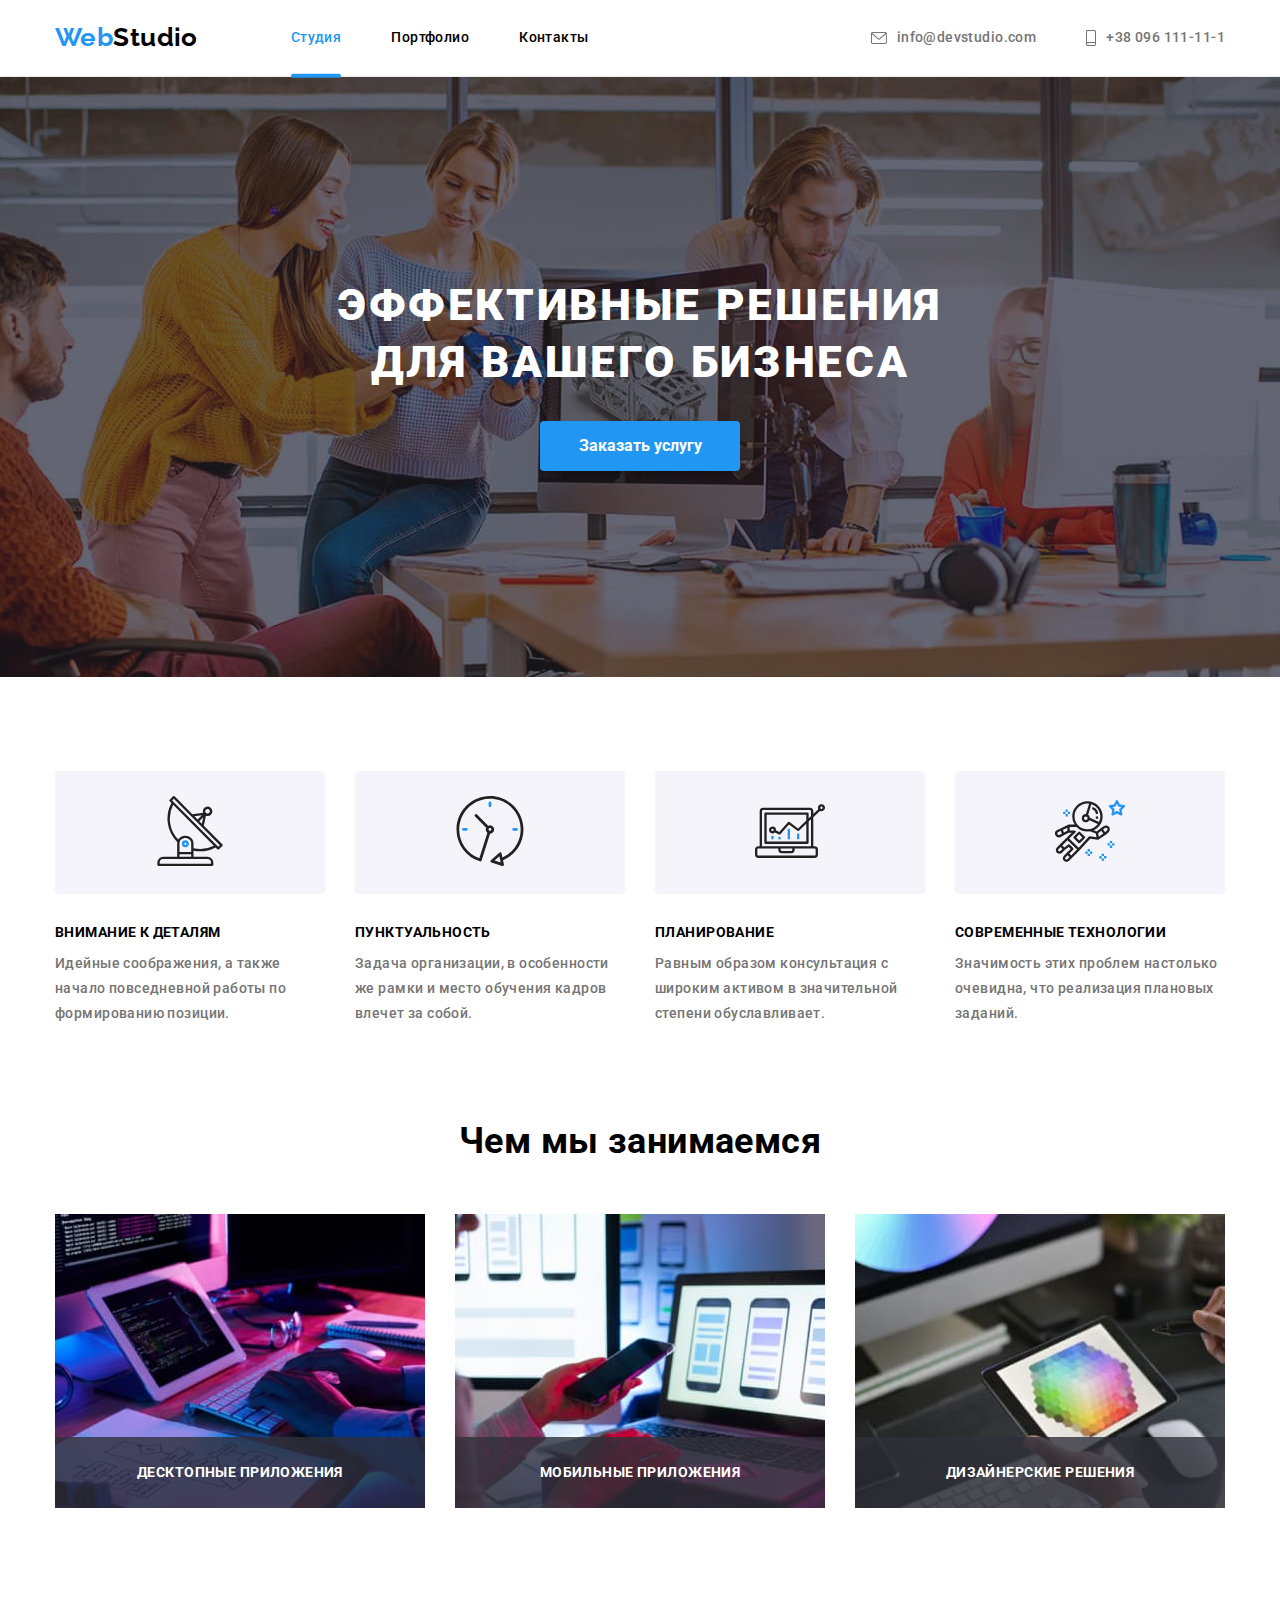
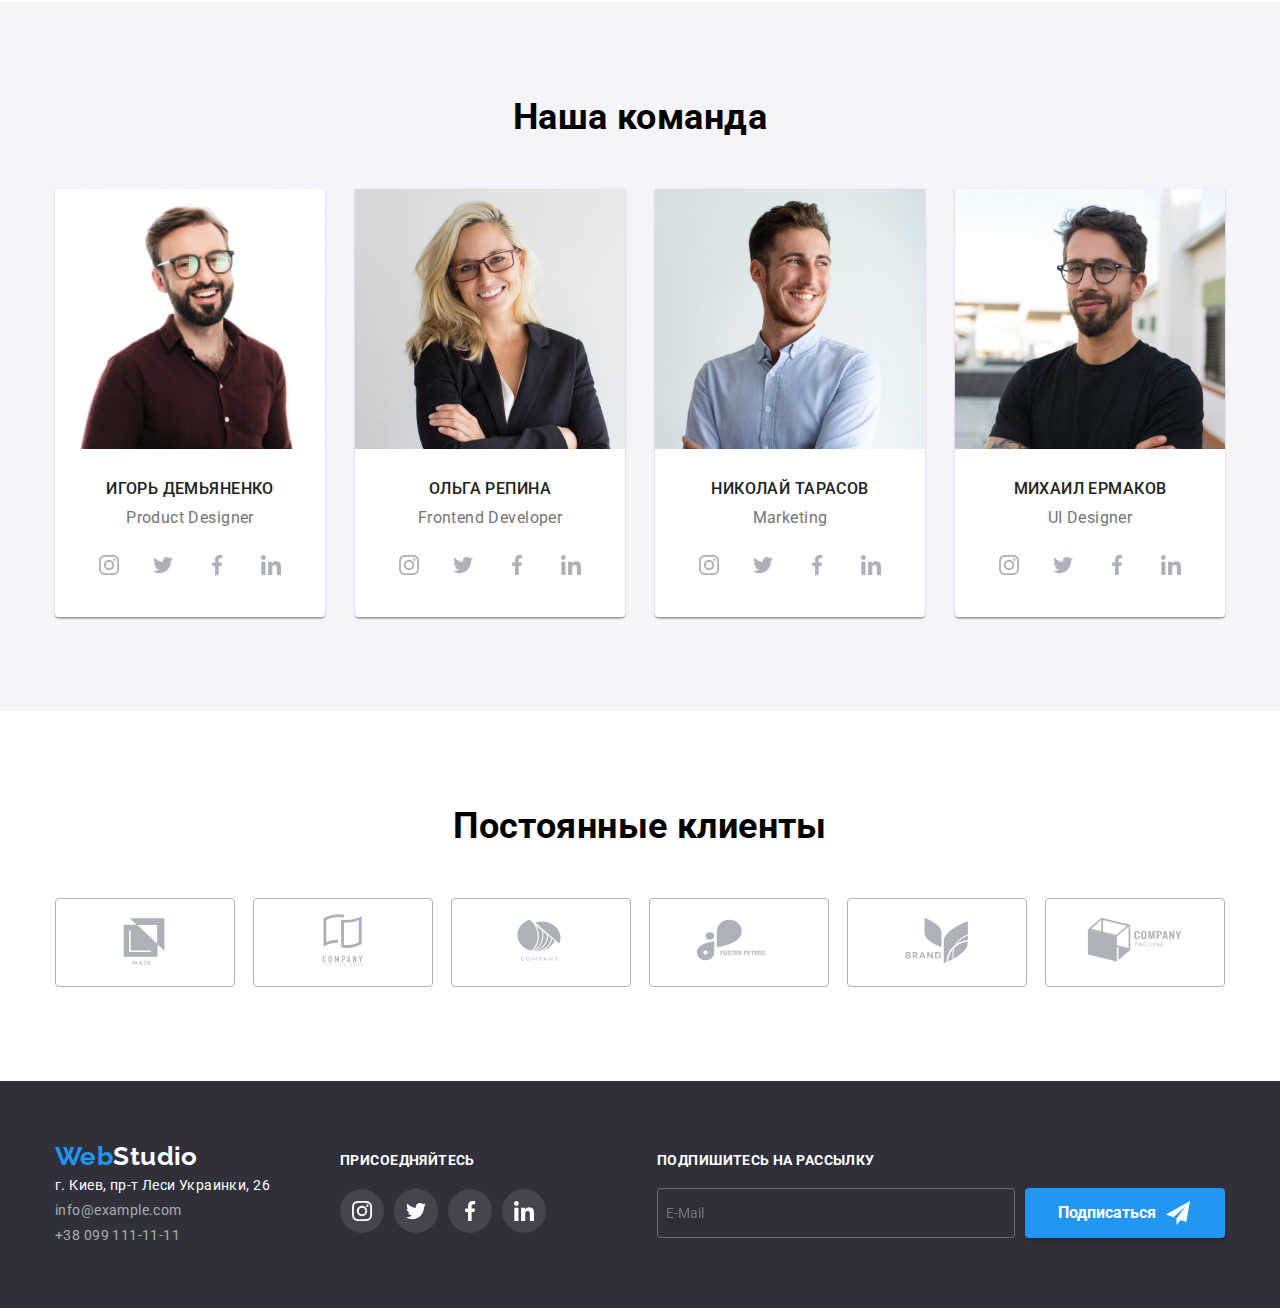
<file: index.html>
<!DOCTYPE html>
<html lang="ru">

<head>
    <meta charset="UTF-8">
    <meta http-equiv="X-UA-Compatible" content="IE=edge">
    <meta name="viewport" content="width=device-width, initial-scale=1.0">
    <title>Document</title>
    <link href="https://fonts.googleapis.com/css2?family=Raleway:wght@700&display=swap" rel="stylesheet">
    <link href="https://fonts.googleapis.com/css2?family=Roboto:wght@400;500;700;900&display=swap" rel="stylesheet">
    <link rel="stylesheet" href="https://cdnjs.cloudflare.com/ajax/libs/modern-normalize/1.1.0/modern-normalize.min.css">
    <link rel="stylesheet" href="./css/styles.css">

</head>

<body>
    <!--Шапка -->
    <header class="line">
        <div class="container header">
            <!--лого-->
            <a class="header-logo logo" href="index.html">Web<span class="logo-header">Studio</span></a>
            <nav>
                <ul class="site-nav">
                    <li class="site-nav-margin"><a href="./index.html" class="nav-link link current">Студия</a></li>
                    <li class="site-nav-margin"><a href="./portfolio.html" class="nav-link link">Портфолио</a></li>
                    <li class="site-nav-margin"><a href="./index.html" class="nav-link link">Контакты</a></li>
                </ul>
            </nav>
            <ul class="contacts">
                <li class="contacts-links">
                    <a href="mailto:info@devstudio.com" class="contacts-link link">
                        <svg class="icon-contacts" width="16px" height="12px">
                            <use href="./images/sprite.svg#icon-envelope"></use>
                        </svg>
                        info@devstudio.com
                    </a>
                </li>
                <li class="contacts-links">
                    <a href="tel:+380961111111" class="contacts-link link">
                        <svg class="icon-contacts" width="10px" height="16px">
                            <use href="./images/sprite.svg#icon-smartphone"></use>
                        </svg>
                        <span>+38 096 111-11-1</span>
                    </a>
                </li>
            </ul>
        </div>
    </header>
    <main>
        <!--герои-->
        <section class="hero">
            <h1 class="hero-title">Эффективные решения<br> для вашего бизнеса</h1>
            <button type="button" class="primary-button" data-modal-open>Заказать услугу</button>            
        </section>
        <!--особенности-->
        <section class="section feature">
            <div class="container">
                <ul class="features">
                    <li class="features-parts">
                        <div class="icon-features">
                            <svg class="icons" width="70px" height="70px">
                                <use href="./images/sprite.svg#icon-antenna"></use>
                            </svg>
                        </div>                        
                        <h2 class="features-title"> Внимание к деталям</h2>
                        <p class="features-text">Идейные соображения, а также начало повседневной работы по формированию
                            позиции.
                        </p>
                    </li>
                
                    <li class="features-parts">
                        <div class="icon-features">
                            <svg class="icons" width="70px" height="70px">
                                <use href="./images/sprite.svg#icon-clock"></use>
                            </svg>
                        </div>
                        <h2 class="features-title"> Пунктуальность </h2>
                        <p class="features-text">Задача организации, в особенности же рамки и место обучения кадров влечет
                            за собой.
                        </p>
                    </li>
                
                    <li class="features-parts">
                        <div class="icon-features">
                            <svg class="icons" width="70px" height="70px">
                                <use href="./images/sprite.svg#icon-diagram"></use>
                            </svg>
                        </div>
                        <h2 class="features-title"> Планирование </h2>
                        <p class="features-text">Равным образом консультация с широким активом в значительной степени
                            обуславливает.
                        </p>
                    </li>
                
                    <li class="features-parts">
                        <div class="icon-features">
                            <svg class="icons" width="70px" height="70px">
                                <use href="./images/sprite.svg#icon-astronaut"></use>
                            </svg>
                        </div>
                        <h2 class="features-title"> Современные технологии </h2>
                        <p class="features-text">Значимость этих проблем настолько очевидна, что реализация плановых
                            заданий.
                        </p>
                    </li>
                </ul>
            </div>
        </section>
        <!--Чем мы занимаемся-->
        <section class="section work">
            <div class="container">
                <h2 class="title">Чем мы занимаемся</h2>
                <ul class="work">
                    <li class="work-icon">
                        <div class="work-title">
                            <img src="./images/box1.jpg" alt="человек пишет код на клавиатуре через планшет" width="370" />
                            <div class="work-box">
                                <p class="work-text">Десктопные приложения</p>
                            </div>
                        </div>
                    </li>
                    <li class="work-icon">
                        <div class="work-title">
                            <img src="./images/box2.jpg" alt="Человек выбирает дизайн для разметки сайта на телефон,через нотбук" width="370" />
                            <div class="work-box">
                                <p class="work-text">Мобильные приложения</p>
                            </div>
                        </div>
                    </li>
                    <li class="work-icon">
                        <div class="work-title">
                            <img src="./images/box3.jpg" alt="человек выбивет цвет,через планшет" width="370" />
                            <div class="work-box">
                                <p class="work-text">Дизайнерские решения</p>
                            </div>
                        </div>
                    </li>
                </ul>
            </div>
        </section>
        <!--Наша команда-->
        <section class="team section">
            <div class="container">
                <h2 class="title">Наша команда</h2>
                <ul class="team">
                    <li class="team-specialist">
                        <img src="./images/team1.jpg" alt="фото члена команды" width="270" />
                        <div class="text-specialist">
                            <h3 class="teammate-name">Игорь Демьяненко</h3>
                            <p class="teamposition">Product Designer</p>
                        <!--соц.сети-->    
                        <ul class="social-link">
                            <li class="social-link-icon">
                                <a class="social-link-item" href="#">
                                    <svg class="icon-object" height="20px" width="20px">
                                        <use href="./images/sprite.svg#icon-instagram"></use>
                                    </svg></a>
                            </li>
                        
                            <li class="social-link-icon">
                                <a class="social-link-item" href="#">
                                    <svg class="icon-object" height="20px" width="20px">
                                        <use href="./images/sprite.svg#icon-twitter"></use>
                                    </svg></a>
                            </li>
                            <li class="social-link-icon">
                                <a class="social-link-item" href="#">
                                    <svg class="icon-object" height="20px" width="20px">
                                        <use href="./images/sprite.svg#icon-facebook"></use>
                                    </svg></a>
                            </li>
                            <li class="social-link-icon">
                                <a class="social-link-item" href="#">
                                    <svg class="icon-object" height="20px" width="20px">
                                        <use href="./images/sprite.svg#icon-linkedin"></use>
                                    </svg></a>
                            </li>
                        </ul>
                    </li>
                
                    <li class="team-specialist">
                        <img src="./images/team2.jpg" alt="фото члена команды" width="270" />                        
                        <div class="text-specialist">
                            <h3 class="teammate-name">Ольга Репина</h3>
                            <p class="teamposition">Frontend Developer</p>
                            <!--соц.сети-->
                            <ul class="social-link">
                                <li class="social-link-icon">
                                    <a class="social-link-item" href="#">
                                        <svg class="icon-object" height="20px" width="20px">
                                            <use href="./images/sprite.svg#icon-instagram"></use>
                                        </svg></a>
                                </li>
                                <li class="social-link-icon">
                                    <a class="social-link-item" href="#">
                                        <svg class="icon-object" height="20px" width="20px">
                                            <use href="./images/sprite.svg#icon-twitter"></use>
                                        </svg></a>
                                </li>
                                <li class="social-link-icon">
                                    <a class="social-link-item" href="#">
                                        <svg class="icon-object" height="20px" width="20px">
                                            <use href="./images/sprite.svg#icon-facebook"></use>
                                        </svg></a>
                                </li>
                                <li class="social-link-icon">
                                    <a class="social-link-item" href="#">
                                        <svg class="icon-object" height="20px" width="20px">
                                            <use href="./images/sprite.svg#icon-linkedin"></use>
                                        </svg></a>
                                </li>
                            </ul>
                        </div>
                    </li>
                
                    <li class="team-specialist">
                        <img src="./images/team3.jpg" alt="фото члена команды" width="270" />                        
                        <div class="text-specialist">
                            <h3 class="teammate-name">Николай Тарасов</h3>
                            <p class="teamposition">Marketing</p>
                            <!--соц.сети-->
                            <ul class="social-link">
                                <li class="social-link-icon">
                                    <a class="social-link-item" href="#">
                                        <svg class="icon-object" height="20px" width="20px">
                                            <use href="./images/sprite.svg#icon-instagram"></use>
                                        </svg></a>
                                </li>
                            
                                <li class="social-link-icon">
                                    <a class="social-link-item" href="#">
                                        <svg class="icon-object" height="20px" width="20px">
                                            <use href="./images/sprite.svg#icon-twitter"></use>
                                        </svg></a>
                                </li>
                                <li class="social-link-icon">
                                    <a class="social-link-item" href="#">
                                        <svg class="icon-object" height="20px" width="20px">
                                            <use href="./images/sprite.svg#icon-facebook"></use>
                                        </svg></a>
                                </li>
                                <li class="social-link-icon">
                                    <a class="social-link-item" href="#">
                                        <svg class="icon-object" height="20px" width="20px">
                                            <use href="./images/sprite.svg#icon-linkedin"></use>
                                        </svg></a>
                                </li>
                            </ul>
                        </div>
                    </li> 
                
                    <li class="team-specialist">
                        <img src="./images/team4.jpg" alt="фото члена команды" width="270" />                        
                        <div class="text-specialist">
                            <h3 class="teammate-name">Михаил Ермаков</h3>
                            <p class="teamposition">UI Designer</p>
                            <!--соц.сети-->
                            <ul class="social-link">
                                <li class="social-link-icon">
                                    <a class="social-link-item" href="#">
                                        <svg class="icon-object" height="20px" width="20px">
                                            <use href="./images/sprite.svg#icon-instagram"></use>
                                        </svg></a>
                                </li>                            
                                <li class="social-link-icon">
                                    <a class="social-link-item" href="#">
                                        <svg class="icon-object" height="20px" width="20px">
                                            <use href="./images/sprite.svg#icon-twitter"></use>
                                        </svg></a>
                                </li>
                                <li class="social-link-icon">
                                    <a class="social-link-item" href="#">
                                        <svg class="icon-object" height="20px" width="20px">
                                            <use href="./images/sprite.svg#icon-facebook"></use>
                                        </svg></a>
                                </li>
                                <li class="social-link-icon">
                                    <a class="social-link-item" href="#">
                                        <svg class="icon-object" height="20px" width="20px">
                                            <use href="./images/sprite.svg#icon-linkedin"></use>
                                        </svg></a>
                                </li>
                            </ul>
                        </div>                        
                    </li>
                </ul>
            </div>           
        </section>
        <!--постоянные клиенты-->
        <section class="clients section">
            <div class="container">
                <h2 class="title">Постоянные клиенты</h2>
                <ul class="client-group">
                    <li class="client">
                        <a class="icon-client-item" href="#">
                            <svg class="icon-client" width="106px" height="60px">
                                <use href="./images/sprite.svg#icon-Logo"></use>
                            </svg></a>
                    </li>
                    <li class="client">
                        <a class="icon-client-item" href="#">
                            <svg class="icon-client" width="106px" height="60px">
                                <use href="./images/sprite.svg#icon-Logo-1"></use>
                            </svg></a>
                    </li>
                    <li class="client">
                        <a class="icon-client-item" href="#">
                            <svg class="icon-client" width="106px" height="60px">
                                <use href="./images/sprite.svg#icon-Logo-2"></use>
                            </svg></a>
                    </li>
                    <li class="client">
                        <a class="icon-client-item" href="#">
                            <svg class="icon-client" width="106px" height="60px">
                                <use href="./images/sprite.svg#icon-Logo-3"></use>
                            </svg></a>
                    </li>
                    <li class="client">
                        <a class="icon-client-item" href="#">
                            <svg class="icon-client" width="106px" height="60px">
                                <use href="./images/sprite.svg#icon-Logo-4"></use>
                            </svg></a>
                    </li>
                    <li class="client">
                        <a class="icon-client-item" href="#">
                            <svg class="icon-client" width="106px" height="60px">
                                <use href="./images/sprite.svg#icon-Logo-5"></use>
                            </svg></a>
                    </li>
            </div>

        </section>
    </main>
    <!--окончание-->
    <footer class="footer">
        <div class="container footer-box">
            <div class="footer-address">
                <!--лого-->
                <a class="footer-logo logo" href="index.html">Web<span class="logo-footer">Studio</span></a>
                <!--адрес и контакты-->
                <address>
                    <ul class="contacts-footer">
                        <li class="contacts-footer-item">
                            <a href="https://goo.gl/maps/YJMqycTcdpPL2djx6" target="_blank" rel="noreferrer noopener"
                                class="address-link link">
                                г. Киев, пр-т Леси Украинки, 26 </a>
                        </li>
            
                        <li class="contacts-footer-item">
                            <a href="mailto:info@example.com" target="_blank" rel="noreferrer noopener"
                                class="contacts-footer-link link">info@example.com</a>
                        </li>
            
                        <li class="contacts-footer-item">
                            <a href="tel:+380991111111" target="_blank" rel="noreferrer noopener"
                                class="contacts-footer-link link">+38 099 111-11-11</a>
                        </li>
                    </ul>
                </address>
            </div>
            <div class="social">
                <h4 class="social-title">присоедняйтесь</h4>
                <ul class="footer-link">
                    <li class="footer-link-icon">
                        <a class="footer-link-item" href="#">
                            <svg class="footer-icon-object" height="20px" width="20px">
                                <use href="./images/sprite.svg#icon-instagram"></use>
                            </svg></a>
                    </li>
            
                    <li class="footer-link-icon">
                        <a class="footer-link-item" href="#">
                            <svg class="footer-icon-object" height="20px" width="20px">
                                <use href="./images/sprite.svg#icon-twitter"></use>
                            </svg></a>
                    </li>
                    <li class="footer-link-icon">
                        <a class="footer-link-item" href="#">
                            <svg class="footer-icon-object" height="20px" width="20px">
                                <use href="./images/sprite.svg#icon-facebook"></use>
                            </svg></a>
                    </li>
                    <li class="footer-link-icon">
                        <a class="footer-link-item" href="#">
                            <svg class="footer-icon-object" height="20px" width="20px">
                                <use href="./images/sprite.svg#icon-linkedin"></use>
                            </svg></a>
                    </li>
                </ul>
            </div>
            <div class="e-mail-box">
                <p class="footer-disription">Подпишитесь на рассылку</p>
                <form class="email">
                    <input type="email" name="mail" placeholder="E-Mail" id="mail" class="e-mail-box">                    
                    <button class="primary-button" type="submit">Подписаться
                        <svg class="icon-send">
                            <use href="./images/icons.svg#icon-icon-send"></use>
                        </svg>
                    </button>
                </form>                 
            </div>
        </div>        
    </footer>
    <div class="backdrop is-hidden" data-modal>
        <div class="modal">
            <button class="button-close" data-modal-close>
                <svg class="icon-close">
                    <use href="./images/sprite.svg#icon-close-black-18dp-2-1"></use>
                </svg>
            </button>
            <p class="modal-title">Оставьте свои данные, мы вам перезвоним</p>
            <form class="form">
                <div class="form-group">
                    <label for="name">Имя</label>   
                    <div class="input-group-absolute">
                        <input type="text" name="name" id="name">
                        <svg class="form-icon">
                            <use href="./images/icons.svg#icon-person"></use>
                        </svg>
                    </div>
                </div>
                <div class="form-group">
                    <label for="tel">Телефон</label>
                    <div class="input-group-absolute">
                        <input type="tel" name="tel" id="tel">
                        <svg class="form-icon">
                            <use href="./images/icons.svg#icon-phone"></use>
                        </svg>
                    </div>
                </div>
                <div class="form-group">
                    <label for="mail">Почта</label>
                    <div class="input-group-absolute">
                        <input type="email" name="mail" id="mail">
                        <svg class="form-icon">
                            <use href="./images/icons.svg#icon-email"></use>
                        </svg>
                    </div>
                </div>
                <div class="form-group comment">
                    <label for="comment">Комментарий</label>
                    <textarea name="comment" id="comment" rows="10" placeholder="Введите текст"></textarea>
                </div>
                <div class="form-checkbox">
                    <input class="checkbox" type="checkbox" name="policy" id="policy">
                    <label class="policy" for="policy">Соглашаюсь с рассылкой и принимаю <a href="#">Условия договора</a> </label>
                </div>
                <div class="form-btn">
                    <button type="submit" class="primary-button">Отправить</button>
                </div>
            </form>

        </div>
    </div>
    <script src="./js/modal.js"></script>
</body>

</html>
</file>
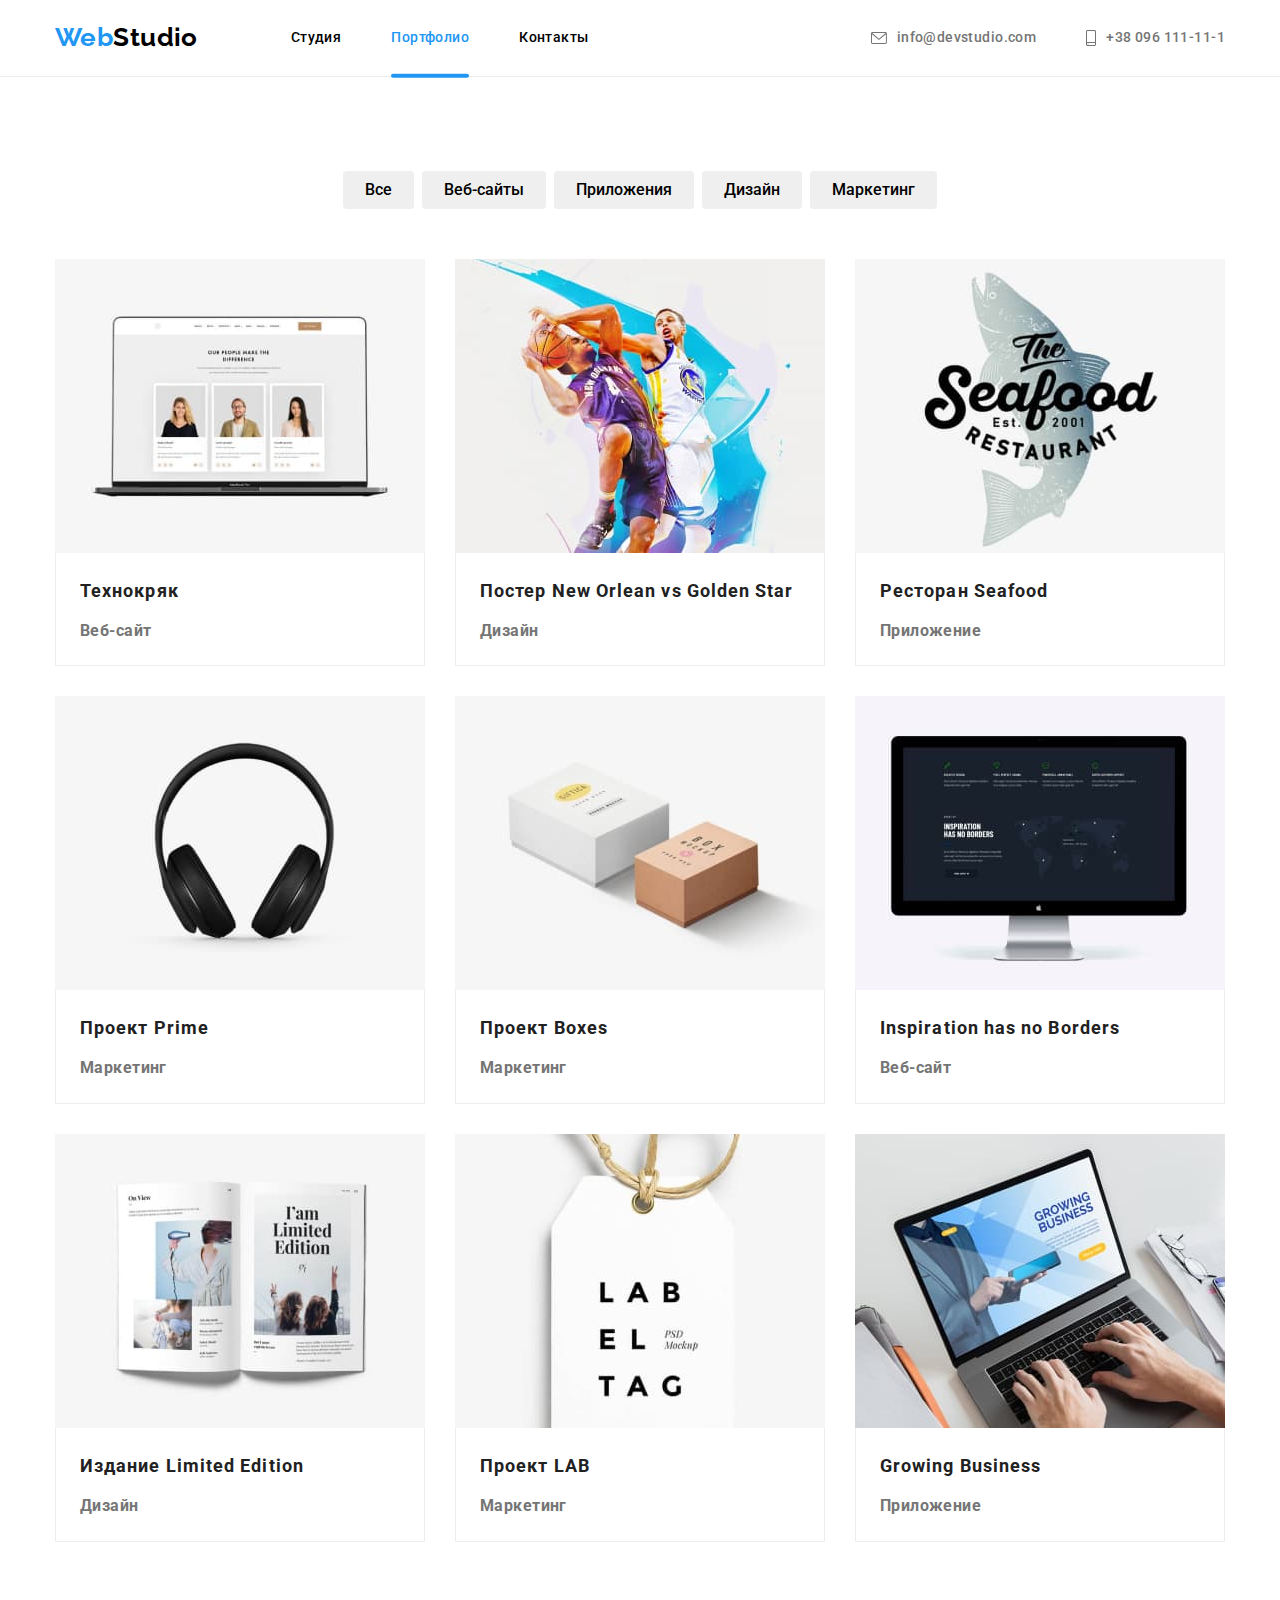
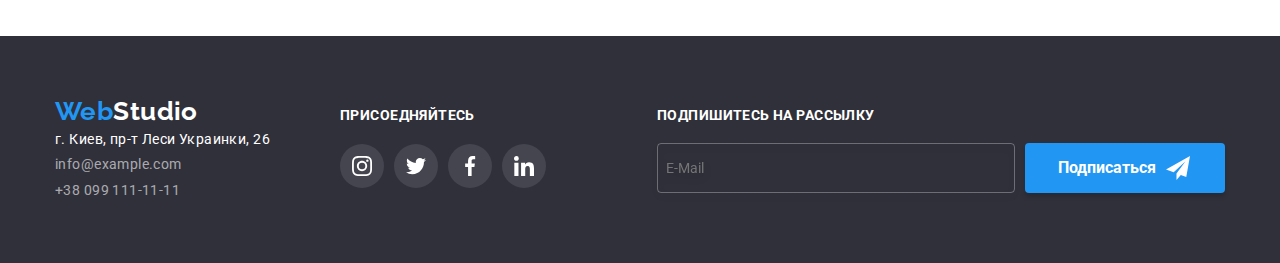
<file: portfolio.html>
<!DOCTYPE html>
<html lang="en">

<head>
    <meta charset="UTF-8">
    <meta http-equiv="X-UA-Compatible" content="IE=edge">
    <meta name="viewport" content="width=device-width, initial-scale=1.0">
    <title>Document</title>
    <link href="https://fonts.googleapis.com/css2?family=Raleway:wght@700&display=swap" rel="stylesheet">
    <link href="https://fonts.googleapis.com/css2?family=Roboto:wght@400;500;700;900&display=swap" rel="stylesheet">
    <link rel="stylesheet" href="https://cdnjs.cloudflare.com/ajax/libs/modern-normalize/1.1.0/modern-normalize.min.css">
    <link rel="stylesheet" href="./css/styles.css">
</head>

<body>
    <!--Шапка -->
    <header class="line">
        <div class="container header">
            <!--лого-->
            <a class="header-logo logo" href="index.html">Web<span class="logo-header">Studio</span></a>
            <nav>
                <ul class="site-nav">
                    <li class="site-nav-margin"><a href="./index.html" class="nav-link link">Студия</a></li>
                    <li class="site-nav-margin"><a href="./portfolio.html" class="nav-link link current">Портфолио</a></li>
                    <li class="site-nav-margin"><a href="./index.html" class="nav-link link">Контакты</a></li>
                </ul>
            </nav>
            <ul class="contacts">
                <li class="contacts-links">
                    <a href="mailto:info@devstudio.com" class="contacts-link link">
                        <svg class="icon-contacts" width="16px" height="12px">
                            <use href="./images/sprite.svg#icon-envelope"></use>
                        </svg>
                        info@devstudio.com
                    </a>
                </li>
                <li class="contacts-links">
                    <a href="tel:+380961111111" class="contacts-link link">
                        <svg class="icon-contacts" width="10px" height="16px">
                            <use href="./images/sprite.svg#icon-smartphone"></use>
                        </svg>
                        <span>+38 096 111-11-1</span>
                    </a>
                </li>
            </ul>
        </div>
    </header>
    <main>
        <!--фильтры-->
        <section class="portfolio-title section">
            <h1 class="text-hidden">portfolio</h1>
            <div class="container">
                <ul class="filter">
                    <li class="filter-element">
                        <button type="button" class="secondary-button">Все</button>
                    </li>
                
                    <li class="filter-element">
                        <button type="button" class="secondary-button">Веб-сайты</button>
                    </li>
                
                    <li class="filter-element">
                        <button type="button" class="secondary-button">Приложения</button>
                    </li>
                    <li class="filter-element">
                        <button type="button" class="secondary-button">Дизайн</button>
                    </li>
                
                    <li class="filter-element">
                        <button type="button" class="secondary-button">Маркетинг</button>
                    </li>
                </ul>
                <!--проекты-->
                <ul class="projects">
                    <li class="projects-item">
                        <a href="./portfolio.html" class="projects-link link">
                            <div class="projets-hover">
                                <img src="./images/img.jpg" alt="проект 1" width="370" />
                                <div class="overlay">
                                    <p class="projets-hover-text">Технокряк это современная площадка распространения коронавируса. Компании используют эту
                                        платформу для цифрового шпионажа
                                        и атак на защищённые сервера конкурентов.</p>
                                </div>
                            </div>
                            <div class="projects-text">
                                <h2 class="projects-title"> Технокряк </h2>
                                <p class="projects-description"> Веб-сайт </p>
                            </div>
                        </a>                     
                    </li>
                
                    <li class="projects-item">
                        <a href="./portfolio.html" class="projects-link link">
                            <div class="projets-hover">
                                <img src="./images/img(1).jpg" alt="проект 2" width="370" />
                                <div class="overlay">
                                    <p class="projets-hover-text">Технокряк это современная площадка распространения коронавируса. Компании используют
                                        эту
                                        платформу для цифрового шпионажа
                                        и атак на защищённые сервера конкурентов.</p>
                                </div>
                            </div>
                            <div class="projects-text">
                                <h2 class="projects-title"> Постер New Orlean vs Golden Star </h2>
                                <p class="projects-description"> Дизайн </p>
                            </div>
                        </a>                              
                    </li>
                
                    <li class="projects-item">
                        <a href="./portfolio.html" class="projects-link link">
                            <div class="projets-hover">
                                <img src="./images/img(2).jpg" alt="проект 3" width="370" />
                                <div class="overlay">
                                    <p class="projets-hover-text">Технокряк это современная площадка распространения коронавируса. Компании используют
                                        эту
                                        платформу для цифрового шпионажа
                                        и атак на защищённые сервера конкурентов.</p>
                                </div>
                            </div>
                            <div class="projects-text">
                                <h2 class="projects-title"> Ресторан Seafood </h2>
                                <p class="projects-description"> Приложение </p>
                            </div>
                        </a>
                    </li>
                
                    <li class="projects-item">
                        <a href="./portfolio.html" class="projects-link link">
                            <div class="projets-hover">
                                <img src="./images/img(3).jpg" alt="проект 4" width="370" />
                                <div class="overlay">
                                    <p class="projets-hover-text">Технокряк это современная площадка распространения коронавируса. Компании используют
                                        эту
                                        платформу для цифрового шпионажа
                                        и атак на защищённые сервера конкурентов.</p>
                                </div>
                            </div>
                            <div class="projects-text">
                                <h2 class="projects-title"> Проект Prime </h2>
                                <p class="projects-description"> Маркетинг </p>
                            </div>
                        </a>
                    </li>
                
                    <li class="projects-item">
                        <a href="./portfolio.html" class="projects-link link">
                            <div class="projets-hover">
                                <img src="./images/img(4).jpg" alt="проект 5" width="370" />
                                <div class="overlay">
                                    <p class="projets-hover-text">Технокряк это современная площадка распространения коронавируса. Компании используют
                                        эту
                                        платформу для цифрового шпионажа
                                        и атак на защищённые сервера конкурентов.</p>
                                </div>
                            </div>
                            <div class="projects-text">
                                <h2 class="projects-title"> Проект Boxes </h2>
                                <p class="projects-description"> Маркетинг </p>
                            </div>
                        </a>                            
                    </li>
                
                    <li class="projects-item">
                        <a href="./portfolio.html" class="projects-link link">
                            <div class="projets-hover">
                                <img src="./images/img(5).jpg" alt="проект 6" width="370" />
                                <div class="overlay">
                                    <p class="projets-hover-text">Технокряк это современная площадка распространения коронавируса. Компании используют
                                        эту
                                        платформу для цифрового шпионажа
                                        и атак на защищённые сервера конкурентов.</p>
                                </div>
                            </div>
                            <div class="projects-text">
                                <h2 class="projects-title"> Inspiration has no Borders </h2>
                                <p class="projects-description"> Веб-сайт </p>
                            </div>
                        </a>
                    </li>
                
                    <li class="projects-item">
                        <a href="./portfolio.html" class="projects-link link">
                            <div class="projets-hover">
                                <img src="./images/img(6).jpg" alt="проект 7" width="370" />
                                <div class="overlay">
                                    <p class="projets-hover-text">Технокряк это современная площадка распространения коронавируса. Компании используют
                                        эту
                                        платформу для цифрового шпионажа
                                        и атак на защищённые сервера конкурентов.</p>
                                </div>
                            </div>
                            <div class="projects-text">
                                <h2 class="projects-title"> Издание Limited Edition </h2>
                                <p class="projects-description"> Дизайн </p>
                            </div>
                        </a>
                    </li>
                
                    <li class="projects-item">
                        <a href="./portfolio.html" class="projects-link link">
                            <div class="projets-hover">
                                <img src="./images/img(7).jpg" alt="проект 8" width="370" />
                                <div class="overlay">
                                    <p class="projets-hover-text">Технокряк это современная площадка распространения коронавируса. Компании используют
                                        эту
                                        платформу для цифрового шпионажа
                                        и атак на защищённые сервера конкурентов.</p>
                                </div>
                            </div>
                            <div class="projects-text">
                                <h2 class="projects-title"> Проект LAB </h2>
                                <p class="projects-description"> Маркетинг </p>
                            </div>
                        </a>
                    </li>
                
                    <li class="projects-item">
                        <a href="./portfolio.html" class="projects-link link">
                            <div class="projets-hover">
                                <img src="./images/img(8).jpg" alt="проект 9" width="370" />
                                <div class="overlay">
                                    <p class="projets-hover-text">Технокряк это современная площадка распространения коронавируса. Компании используют
                                        эту
                                        платформу для цифрового шпионажа
                                        и атак на защищённые сервера конкурентов.</p>
                                </div>
                            </div>
                            <div class="projects-text">
                                <h2 class="projects-title"> Growing Business </h2>
                                <p class="projects-description"> Приложение </p>
                            </div>
                        </a>
                    </li>
                </ul>
            </div>           
        </section>

    </main>
    <!--окончание-->
    <footer class="footer">
        <div class="container footer-box">
            <div class="footer-address">
                <!--лого-->
                <a class="footer-logo logo" href="index.html">Web<span class="logo-footer">Studio</span></a>
                <!--адрес и контакты-->
                <address>
                    <ul class="contacts-footer">
                        <li class="contacts-footer-item">
                            <a href="https://goo.gl/maps/YJMqycTcdpPL2djx6" target="_blank" rel="noreferrer noopener"
                                class="address-link link">
                                г. Киев, пр-т Леси Украинки, 26 </a>
                        </li>
        
                        <li class="contacts-footer-item">
                            <a href="mailto:info@example.com" target="_blank" rel="noreferrer noopener"
                                class="contacts-footer-link link">info@example.com</a>
                        </li>
        
                        <li class="contacts-footer-item">
                            <a href="tel:+380991111111" target="_blank" rel="noreferrer noopener"
                                class="contacts-footer-link link">+38 099 111-11-11</a>
                        </li>
                    </ul>
                </address>
            </div>
            <div class="social">
                <h4 class="social-title">присоедняйтесь</h4>
                <ul class="footer-link">
                    <li class="footer-link-icon">
                        <a class="footer-link-item" href="#">
                            <svg class="footer-icon-object" height="20px" width="20px">
                                <use href="./images/sprite.svg#icon-instagram"></use>
                            </svg></a>
                    </li>
        
                    <li class="footer-link-icon">
                        <a class="footer-link-item" href="#">
                            <svg class="footer-icon-object" height="20px" width="20px">
                                <use href="./images/sprite.svg#icon-twitter"></use>
                            </svg></a>
                    </li>
                    <li class="footer-link-icon">
                        <a class="footer-link-item" href="#">
                            <svg class="footer-icon-object" height="20px" width="20px">
                                <use href="./images/sprite.svg#icon-facebook"></use>
                            </svg></a>
                    </li>
                    <li class="footer-link-icon">
                        <a class="footer-link-item" href="#">
                            <svg class="footer-icon-object" height="20px" width="20px">
                                <use href="./images/sprite.svg#icon-linkedin"></use>
                            </svg></a>
                    </li>
                </ul>
            </div>
            <div class="e-mail-box">
                <p class="footer-disription">Подпишитесь на рассылку</p>
                <form class="email">
                    <input type="email" name="mail" placeholder="E-Mail" id="mail" class="e-mail-box">
                    <button class="primary-button" type="submit">Подписаться
                        <svg class="icon-send">
                            <use href="./images/icons.svg#icon-icon-send"></use>
                        </svg>
                    </button>
                </form>
            </div>
        </div>
    </footer>
    </body>
</body>

</html>
</file>
<file: css/styles.css>
/* цвет основного текста #000000 */
/*

/* Вторичный цвет текста rgba(0,0,0.8);
    /*

/*белый #FFFFF*/
/* актент 18A0FB*/

/* вторичный цвет фона #F5F4FA;*/
/* доп цвет заголовка #2F303A*/

/*общие переменные*/
:root {
  --primary-text-color: #757575;
  --second-color: #212121;
  --accent-color: #2196f3;
  --whitе-color-text: #fff;
  --text-color: #000;
  --background-color: #2f303a;
  --secondary-background-color: #f5f4fa;
  --header-line-color: #ececec;
  --projects-bgc: #eeeeee;
  --background-image-color: rgba(47, 48, 58, 0.4);
  --fill-icon: #afb1b8;
  --background-footer-link: rgba(255, 255, 255, 0.1);
  --color-contacts-footer-link: rgba(255, 255, 255, 0.6);
  --hover-button: #188ce8;
  --background-icon-work: rgba(47, 48, 58, 0.8);
  --background-projects: rgba(33, 150, 243, 0.9);
  --backdrop: rgba(0, 0, 0, 0.2);
  --timing-function: cubic-bezier(0.4, 0, 0.2, 1);
}
/*общие*/
body {
  background-color: var(--whitе-color-text);
  color: var(--text-color);
  font-family: Roboto, Arial, sans-serif;
  letter-spacing: 0.03em;
  font-size: 14px;
}
img {
  display: block;
  max-width: 100%;
  height: auto;
}

h1,
h2,
h3,
h4,
p {
  margin: 0px;
}
ul {
  padding: 0px;
  margin: 0px;
  list-style: none;
}

.header {
  display: flex;
  align-items: center;
}
.link {
  text-decoration: none;
}
.footer {
  background: var(--background-color);
  padding: 60px 0;
}
.title {
  color: var(--text-color);
  font-style: normal;
  font-weight: 700;
  font-size: 36px;
  line-height: 1.2;
}

/* контейнер геометрия*/
.container {
  width: 1200px;
  margin: 0 auto;
  padding: 0 15px;
}
.line {
  border-bottom: 1px solid var(--header-line-color);
}
.section {
  padding: 94px 0;
}
/*логотип*/
.logo {
  color: var(--accent-color);
  font-family: Raleway;
  font-weight: 700;
  font-size: 26px;
  line-height: 1.2;
  text-decoration: none;
}
.header-logo {
  margin-right: 93px;
}
.logo-header {
  color: var(--text-color);
}
.logo-footer {
  color: var(--whitе-color-text);
}
/* sete nav*/

.nav-link {
  position: relative;
  color: var(--text-color);
  font-weight: 500;
  font-size: 14px;
  line-height: 1.1;
  padding: 30px 0;
  display: block;
  transition: color 250ms var(--timing-function);
}

.current {
  color: var(--accent-color);
}
.current::before {
  content: "";
  display: inline-block;
  position: absolute;
  bottom: -1px;
  left: 0;
  transform: translate(0, 20%);
  width: 100%;
  height: 4px;
  background-color: #2196f3;
  border-radius: 2px;
}
.nav-link:hover,
.nav-link:focus {
  color: var(--accent-color);
}
/* позиционирование nav */
.site-nav {
  display: flex;
}

.site-nav-margin:not(:first-child) {
  margin-left: 50px;
}

/*коннтакты*/
.contacts-link {
  color: var(--primary-text-color);
  font-weight: 500;
  font-size: 14px;
  line-height: 1.1;
  font-style: normal;
  padding: 30px 0;
  display: flex;
  align-items: center;
  fill: var(--primary-text-color);
  transition: color 250ms var(--timing-function),
    fill 250ms var(--timing-function);
}
.contacts .link:hover,
.contacts .link:focus {
  color: var(--accent-color);
  fill: var(--accent-color);
}

.contacts {
  display: flex;
  margin-left: auto;
  align-items: center;
}
.contacts .contacts-links:not(:first-child) {
  margin-left: 50px;
}
.icon-contacts {
  margin-right: 10px;
}
/*footer*/
.footer-logo {
  margin-bottom: 20px;
}
.contacts-footer-link {
  background: var(--background-color);
  color: var(--color-contacts-footer-link);
  font-size: 14px;
  font-style: normal;
  line-height: 1.8;
  display: inline-block;
  transition: color 250ms var(--timing-function);
}
.address-link {
  color: var(--whitе-color-text);
  font-weight: 400;
  font-size: 14px;
  line-height: 1.8;
  font-style: normal;
}
.contacts-footer-link:hover,
.contacts-footer-link:focus {
  color: var(--accent-color);
}

.footer-box {
  display: flex;
  align-items: baseline;
}
.social {
  margin-left: 70px;
}
.social-title {
  margin-bottom: 20px;
  font-weight: 700px;
  font-size: 14px;
  line-height: 1.2;
  letter-spacing: 0.03em;
  text-transform: uppercase;
  color: var(--whitе-color-text);
}
.footer-link {
  display: flex;
  margin-top: 20px;
}
.footer-link-icon:not(:last-child) {
  margin-right: 10px;
}

.footer-link-item {
  display: flex;
  height: 44px;
  width: 44px;
  border-radius: 50%;
  align-items: center;
  justify-content: center;
  background-color: var(--background-footer-link);
  transition: background-color 250ms var(--timing-function);
}
.footer-link-item:hover,
.footer-link-item:focus {
  background-color: var(--accent-color);
}
.footer-icon-object {
  fill: var(--whitе-color-text);
}
.icon-features {
  fill: var(--fill-icon);
}
.e-mail-box {
  margin-left: auto;
}
.email {
  display: flex;
  justify-content: space-between;
}
.footer-disription {
  margin: 0;
  margin-bottom: 20px;
  height: 16px;
  font-weight: 700;
  font-size: 14px;
  line-height: 1.2;
  letter-spacing: 0.03em;
  text-transform: uppercase;
  color: var(--whitе-color-text);
}
.e-mail-box input {
  margin-left: 0;
  padding: 8px;
  display: flex;
  width: 358px;
  height: 50px;
  color: rgba(255, 255, 255, 0.6);
  border: 1px solid rgba(255, 255, 255, 0.3);
  box-sizing: border-box;
  filter: drop-shadow(0px 4px 4px rgba(0, 0, 0, 0.15));
  border-radius: 4px;
  background: transparent;
}
.e-mail-box button {
  display: flex;
  align-items: center;
  margin-left: 10px;
}
.icon-send {
  margin-left: 10px;
  width: 24px;
  height: 24px;
}
/* Hero*/
.hero {
  background-color: var(--background-color);
  text-align: center;
  padding: 200px 0;
  max-width: 1600px;
  height: 600px;
  margin: 0 auto;
  background-image: linear-gradient(
      to right,
      var(--background-image-color),
      var(--background-image-color),
      var(--background-image-color)
    ),
    url(../images/new-Img.jpg);
  background-size: cover;
  background-position: center;
  background-repeat: no-repeat;
}
.hero-title {
  color: var(--whitе-color-text);
  font-weight: 900;
  font-size: 44px;
  line-height: 1.3;
  letter-spacing: 0.06em;
  text-transform: uppercase;
  margin-bottom: 30px;
}

/*Button*/
.primary-button {
  color: var(--whitе-color-text);
  background-color: var(--accent-color);
  font-family: inherit;
  font-weight: 700;
  font-size: 16px;
  max-height: 50px;
  line-height: 1.8;
  display: inline-block;
  align-items: center;
  cursor: pointer;
  border-radius: 4px;
  box-shadow: 0px 4px 4px rgba(0, 0, 0, 0.15);
  padding: 10px 32px;
  min-width: 200px;
  border: 1px solid transparent;
  transition: background-color 250ms var(--timing-function),
    box-shadow 250ms var(--timing-function);
}
.primary-button:hover,
.primary-button:focus {
  background-color: var(--hover-button);
  box-shadow: 0px 4px 4px rgba(0, 0, 0, 0.15);
}

/*особенности*/
.features {
  display: flex;
  justify-content: space-between;
}
.features-title {
  font-weight: 700;
  font-size: 14px;
  line-height: 1.2;
  text-transform: uppercase;
  margin-bottom: 10px;
}
.features-text {
  color: var(--primary-text-color);
  font-weight: 500;
  font-size: 14px;
  line-height: 1.8;
}

.features .features-parts {
  flex-wrap: wrap;
  flex-basis: calc(100% / 3 - 120px);
}
.features .features-part:first-child {
  margin-left: 0px;
}
.icon-features {
  padding: 25px 100px;
  background: var(--secondary-background-color);
  border-radius: 4px;
  margin-bottom: 30px;
}
.icons {
  width: 70px;
  height: 70px;
}
/*чем мы занимаемся*/
.work {
  padding-top: 0px;
}

.work {
  display: flex;
  flex-basis: calc(100% / 3);
  justify-content: space-between;
}
.work-title {
  position: relative;
}
.work-box {
  position: absolute;
  bottom: 0;
  width: 100%;
  padding: 27px;
  background-color: var(--background-icon-work);
}
.work-text {
  font-weight: 700;
  font-size: 14px;
  line-height: 1.2;
  text-align: center;
  text-transform: uppercase;
  color: var(--whitе-color-text);
}
/*позиции наша команда*/
.team {
  display: flex;
  justify-content: space-between;
}
.team .team-specialist {
  flex-wrap: wrap;
  background-color: var(--primary-bgc);
  box-shadow: 0px 1px 3px rgba(0, 0, 0, 0.12), 0px 1px 1px rgba(0, 0, 0, 0.14),
    0px 2px 1px rgba(0, 0, 0, 0.2);
  border-radius: 0px 0px 4px 4px;
}

/*Наша команда*/
.title {
  text-align: center;
  margin-bottom: 50px;
}
.team.section {
  background: var(--secondary-background-color);
}

.teammate-name {
  text-align: center;
  font-weight: 500;
  font-size: 16px;
  line-height: 1.2;
  color: var(--second-color);
  text-transform: uppercase;
}
.teamposition {
  color: var(--primary-text-color);
  font-weight: 400;
  font-size: 16px;
  line-height: 1.2;
  text-align: center;
  padding-top: 10px;
}
.text-specialist {
  padding: 30px 0;
  border-radius: 0px 0px 4px 4px;
  background-color: var(--whitе-color-text);
}
.social-link {
  display: flex;
  padding: 16px 32px 0 32px;
}
.social-link-icon:not(:last-child) {
  margin-right: 10px;
}
.social-link-item {
  display: flex;
  height: 44px;
  width: 44px;
  border-radius: 50%;
  align-items: center;
  justify-content: center;
  fill: var(--fill-icon);
  transition: background-color 250ms var(--timing-function),
    fill 250ms var(--timing-function);
}
.social-link-item:hover,
.social-link-item:focus {
  background-color: var(--accent-color);
  fill: var(--whitе-color-text);
}
/*постоянные клиенты*/
.client-group {
  text-align: center;
  display: flex;
  justify-content: space-between;
}
.icon-client-item {
  display: block;
  padding: 12px 36px;
  border: none;
  fill: var(--fill-icon);
  transition: fill 250ms var(--timing-function);
  border: 1px solid var(--fill-icon);
  border-radius: 4px;
  transition: border 250ms var(--timing-function),
    fill 250ms var(--timing-function);
}
.icon-client-item:hover,
.icon-client-item:focus {
  fill: var(--accent-color);
  border: 1px solid var(--accent-color);
}
/* модальное окно*/
input {
  outline: none;
}
.backdrop {
  position: fixed;
  top: 0;
  right: 0;
  width: 100%;
  height: 100%;
  background-color: var(--backdrop);
  opacity: 1;
  transition: opacity 250ms var(--timing-function);
}
.backdrop.is-hidden {
  opacity: 0;
  pointer-events: none;
}
.backdrop.is-hidden .modal {
  transform: translate(-50%, -50%) scale(0.1);
}
.modal {
  padding: 40px;
  width: 528px;
  min-height: 581px;
  background-color: var(--whitе-color-text);
  position: absolute;
  top: 50%;
  left: 50%;
  border-radius: 4px;
  transform: translate(-50%, -50%) scale(1);
  transition: transform 250ms var(--timing-function);
}
.button-close {
  position: absolute;
  display: flex;
  justify-content: center;
  align-items: center;
  width: 30px;
  height: 30px;
  padding: 0;
  top: 0;
  right: 0;
  margin: 8px;
  border: 1px solid rgba(0, 0, 0, 0.1);
  border-radius: 50%;
  background-color: transparent;
  cursor: pointer;
  transition: fill 250ms var(--timing-function);
}

.button-close:hover {
  fill: var(--accent-color);
}
.icon-close {
  width: 18px;
  height: 18px;
}
.modal-title {
  font-weight: 700;
  margin-bottom: 12px;
  font-size: 20px;
  line-height: 1.15;
  text-align: center;
}

.form-group {
  margin-bottom: 10px;
  display: flex;
  flex-direction: column;
}
.form-icon {
  position: absolute;
  top: 50%;
  transform: translateY(-50%);
  left: 12px;
  width: 18px;
  height: 18px;
  transition: fill 250ms var(--timing-function);
}
.form-group label {
  margin-bottom: 4px;
  font-size: 12px;
  line-height: 1.2;
  color: var(--primary-text-color);
}
.form-group input {
  width: 100%;
  height: 40px;
  padding-left: 42px;
}
.form-group input,
.form-group textarea {
  border: 1px solid rgba(33, 33, 33, 0.2);
  box-sizing: border-box;
  border-radius: 4px;
  transition: border 250ms var(--timing-function),
    fill 250ms var(--timing-function);
}
.input-group-absolute {
  position: relative;
}
.form-group input:hover,
.form-group input:focus {
  border: 1px solid var(--accent-color);
}
.form-group input:hover + .form-icon,
.form-group input:focus + .form-icon {
  fill: var(--accent-color);
}
.form-group input:focus-within {
  fill: var(--accent-color);
  border: 1px solid var(--accent-color);
  box-sizing: border-box;
  border-radius: 4px;
}
textarea {
  padding: 12px 16px;
  font-size: 12px;
  line-height: 1.2;
  color: var(--primary-text-color);
  transition: border 250ms var(--timing-function);
  margin-bottom: 20px;
}
textarea:hover,
textarea:focus {
  border: 1px solid var(--accent-color);
  box-sizing: border-box;
  border-radius: 4px;
}
.form-group textarea:focus-within {
  border: 1px solid var(--accent-color);
  box-sizing: border-box;
  border-radius: 4px;
}
.form-checkbox {
  margin-bottom: 30px;
  padding-left: 12px;
}
.form-checkbox label {
  display: inline-block;
  font-size: 14px;
  line-height: 1.8;
  color: var(--primary-text-color);
  letter-spacing: 0.03em;
}
.form-checkbox a {
  color: var(--accent-color);
}
.checkbox {
  -webkit-appearance: none;
  -moz-appearance: none;
  appearance: none;
  position: absolute;
}
.policy::before {
  content: "";
  display: inline-flex;
  width: 16px;
  height: 15px;
  margin-right: 8px;
  border: 2px solid var(--second-color);
  border-radius: 4px;
  transition: background 250ms var(--timing-function),
    border 250ms var(--timing-function);
}
.checkbox:checked + .policy::before {
  border-color: var(--accent-color);
  background-color: var(--accent-color);
  background-image: url(../images/Vector.svg);
  background-origin: border-box;
  background-size: contain;
}
.form-btn {
  text-align: center;
}
textarea {
  resize: none;
}
.form-group .comment {
  margin-bottom: 20px;
}
/* портфолио*/
.text-hidden {
  visibility: hidden;
  font-size: 0;
}
.filter {
  display: flex;
  justify-content: center;
  margin-bottom: 50px;
}
.filter .filter-element:not(:first-child) {
  margin-left: 8px;
}

.secondary-button {
  color: var(--text-color);
  font-weight: 500;
  font-size: 16px;
  line-height: 1.6;
  text-align: center;
  cursor: pointer;
  border-radius: 4px;
  padding: 6px 22px;
  border: 0px solid transparent;
  transition: background-color 250ms var(--timing-function),
    box-shadow 250ms var(--timing-function), color 250ms var(--timing-function);
}
.secondary-button:hover,
.secondary-button:focus {
  color: var(--whitе-color-text);
  background-color: var(--accent-color);
  box-shadow: 0px 3px 1px rgba(0, 0, 0, 0.1), 0px 1px 2px rgba(0, 0, 0, 0.08),
    0px 2px 2px rgba(0, 0, 0, 0.12);
}
/*проекты*/
.projects {
  color: var(--text-color);
  font-weight: 700;
  font-size: 18px;
  line-height: 2;
  display: flex;
  flex-wrap: wrap;
  margin-top: -30px;
  margin-left: -30px;
}
.projects-title {
  font-weight: 700;
  font-size: 18px;
  line-height: 2;
  color: var(--second-color);
}
.projects-description {
  color: var(--primary-text-color);
  font-size: 16px;
  line-height: 1.8;
}

.projects-item .projects-title {
  letter-spacing: 0.06em;
}

.projects-item .projects-description {
  font-size: 16px;
  line-height: 1.8;
  margin-top: 8px;
}

.projects .projects-item {
  margin: 30px 0 0 30px;
  flex-basis: calc(100% / 3 - 30px);
}

.projects-item .projects-text {
  border: 1px solid var(--projects-bgc);
  border-top: none;
  padding: 20px 24px;
}
.projects-link {
  position: relative;
  display: block;
  transition: box-shadow 250ms var(--timing-function);
}
.projects-link:hover,
.projects-link:focus {
  box-shadow: 0px 3px 1px rgba(0, 0, 0, 0.1), 0px 1px 2px rgba(0, 0, 0, 0.08),
    0px 2px 2px rgba(0, 0, 0, 0.12);
}
.projets-hover {
  position: relative;
  overflow: hidden;
}
.overlay {
  width: 100%;
  height: 100%;
  position: absolute;
  display: flex;
  align-items: center;
  background-color: var(--background-projects);
  transform: translateY(0);
  transition: transform 250ms var(--timing-function);
}
.projects-link:hover .overlay {
  transform: translateY(-100%);
}
.projets-hover-text {
  color: var(--whitе-color-text);
  font-weight: 400;
  padding: 63px 24px;
  letter-spacing: 0.03em;
}
</file>
